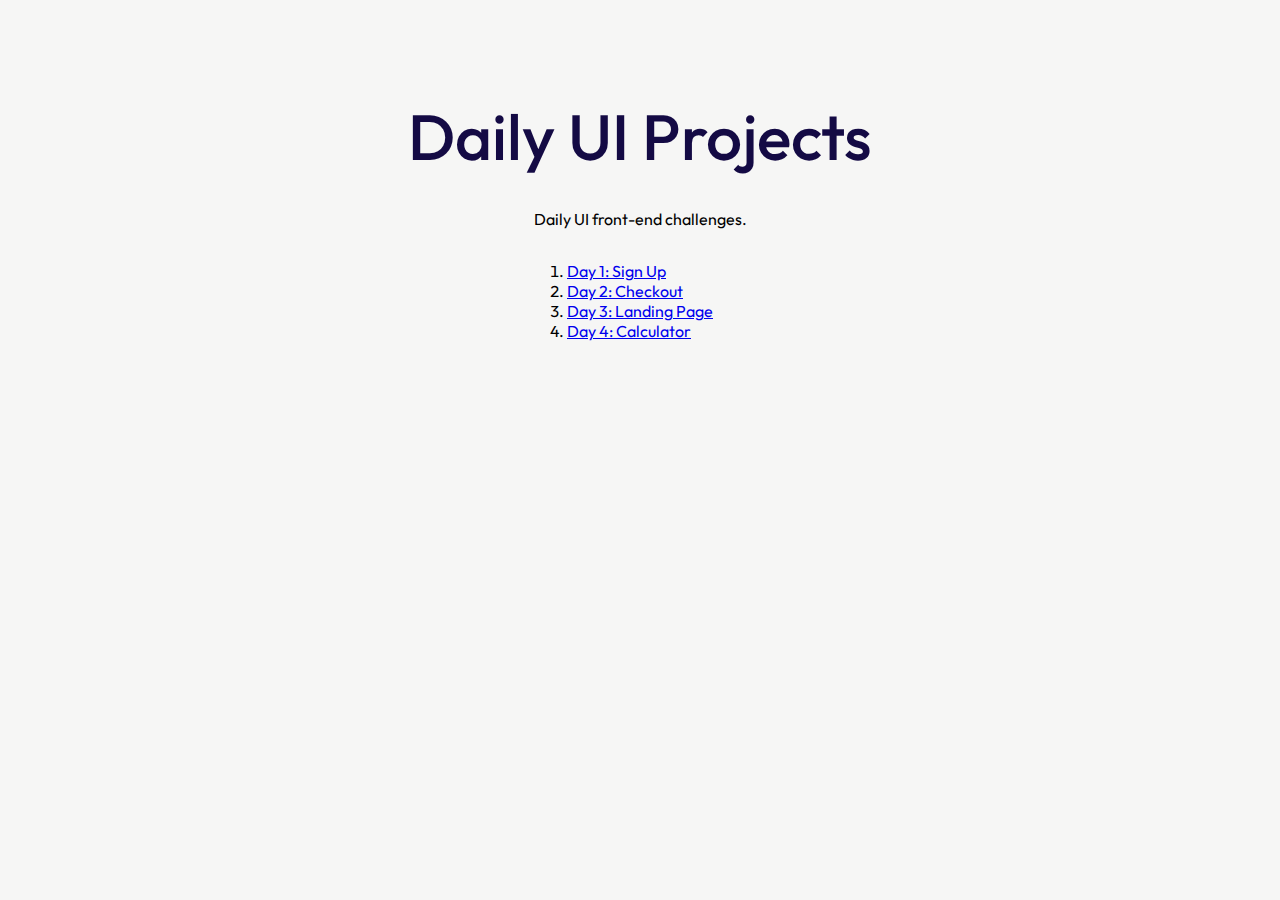
<file: index.html>
<!DOCTYPE html>
<html lang="en">
<head>
  <meta charset="UTF-8">
  <meta http-equiv="X-UA-Compatible" content="IE=edge">
  <meta name="viewport" content="width=device-width, initial-scale=1.0">
  <title>Daily UI</title>
  <link rel="stylesheet" href="css/main.css">
  <link rel="stylesheet" href="css/home.css">
  <link rel="preconnect" href="https://fonts.googleapis.com">
  <link rel="preconnect" href="https://fonts.gstatic.com" crossorigin>
  <link href="https://fonts.googleapis.com/css2?family=Outfit:wght@400;500;700&display=swap" rel="stylesheet">
</head>
<body>
  
  <h1>Daily UI Projects</h1>

  <p>Daily UI front-end challenges.</p>

  <ol>
    <li>
      <a class="" href="001-signup/">Day 1: Sign Up</a>
    </li>
    <li>
      <a class="" href="002-checkout/">Day 2: Checkout</a>
    </li>
    <li>
      <a class="" href="003-landingpage/">Day 3: Landing Page</a>
    </li>
    <li>
      <a class="" href="004-calculator/">Day 4: Calculator</a>
    </li>
  </ol>
  
</body>
</html>
</file>
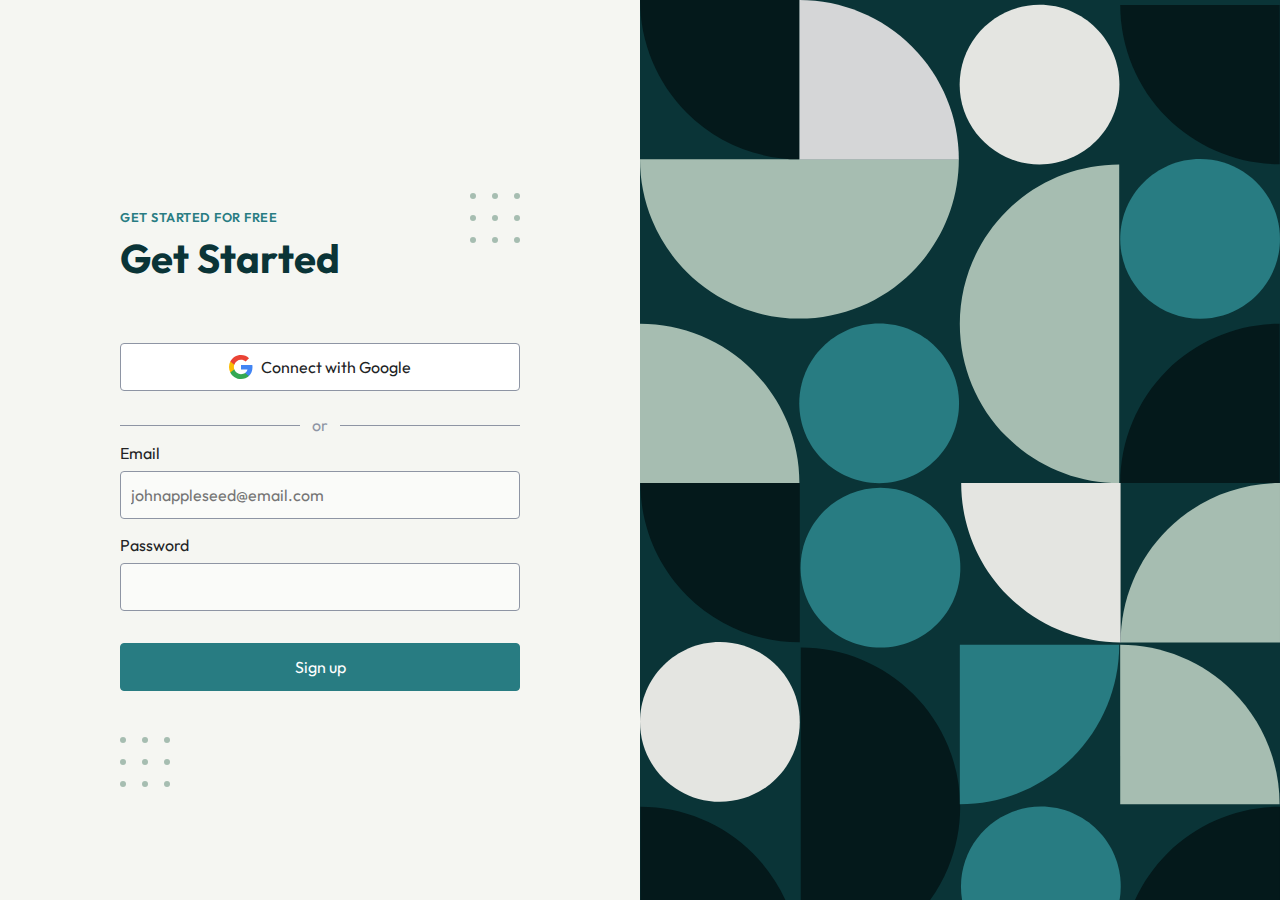
<file: 001-signup/index.html>
<!DOCTYPE html>
<html lang="en">
<head>
  <meta charset="UTF-8">
  <meta http-equiv="X-UA-Compatible" content="IE=edge">
  <meta name="viewport" content="width=device-width, initial-scale=1.0">
  <title>001: Sign Up</title>
  <link rel="stylesheet" href="../css/main.css">
  <link rel="stylesheet" href="signup.css">
  <link rel="preconnect" href="https://fonts.gstatic.com" crossorigin>
  <link href="https://fonts.googleapis.com/css2?family=Outfit:wght@400;500;700&display=swap" rel="stylesheet">
</head>
<body>
  <div class="split-container">

    <div class="main-section">
      <div class="container">
        <!-- <span class="logo">Logo</span> -->
        <div>
          <p class="subhead">Get started for free</p>
          <h1>Get Started</h1>
        </div>
        
        <img class="dots dots-1" src="img/dots.svg" alt="">
        
        <form class="sign-up-form" action="">
          <button class="connect-btn"><img alt="Google logo" src="img/Google.svg">Connect with Google</button>
          <span class="divider">or</span>
          <label for="email">Email</label>
          <input type="email" name="email" id="email" placeholder="johnappleseed@email.com">
          <label for="password">Password</label>
          <input type="password" name="password" id="password">
          <button class="main-btn" type="submit">Sign up</button>
        </form>
        
        <img class="dots dots-2" src="img/dots.svg" alt="">
      </div>
    </div>

    <div class="deco-section" aria-hidden="true">
    </div>

  </div>
</body>
</html>
</file>
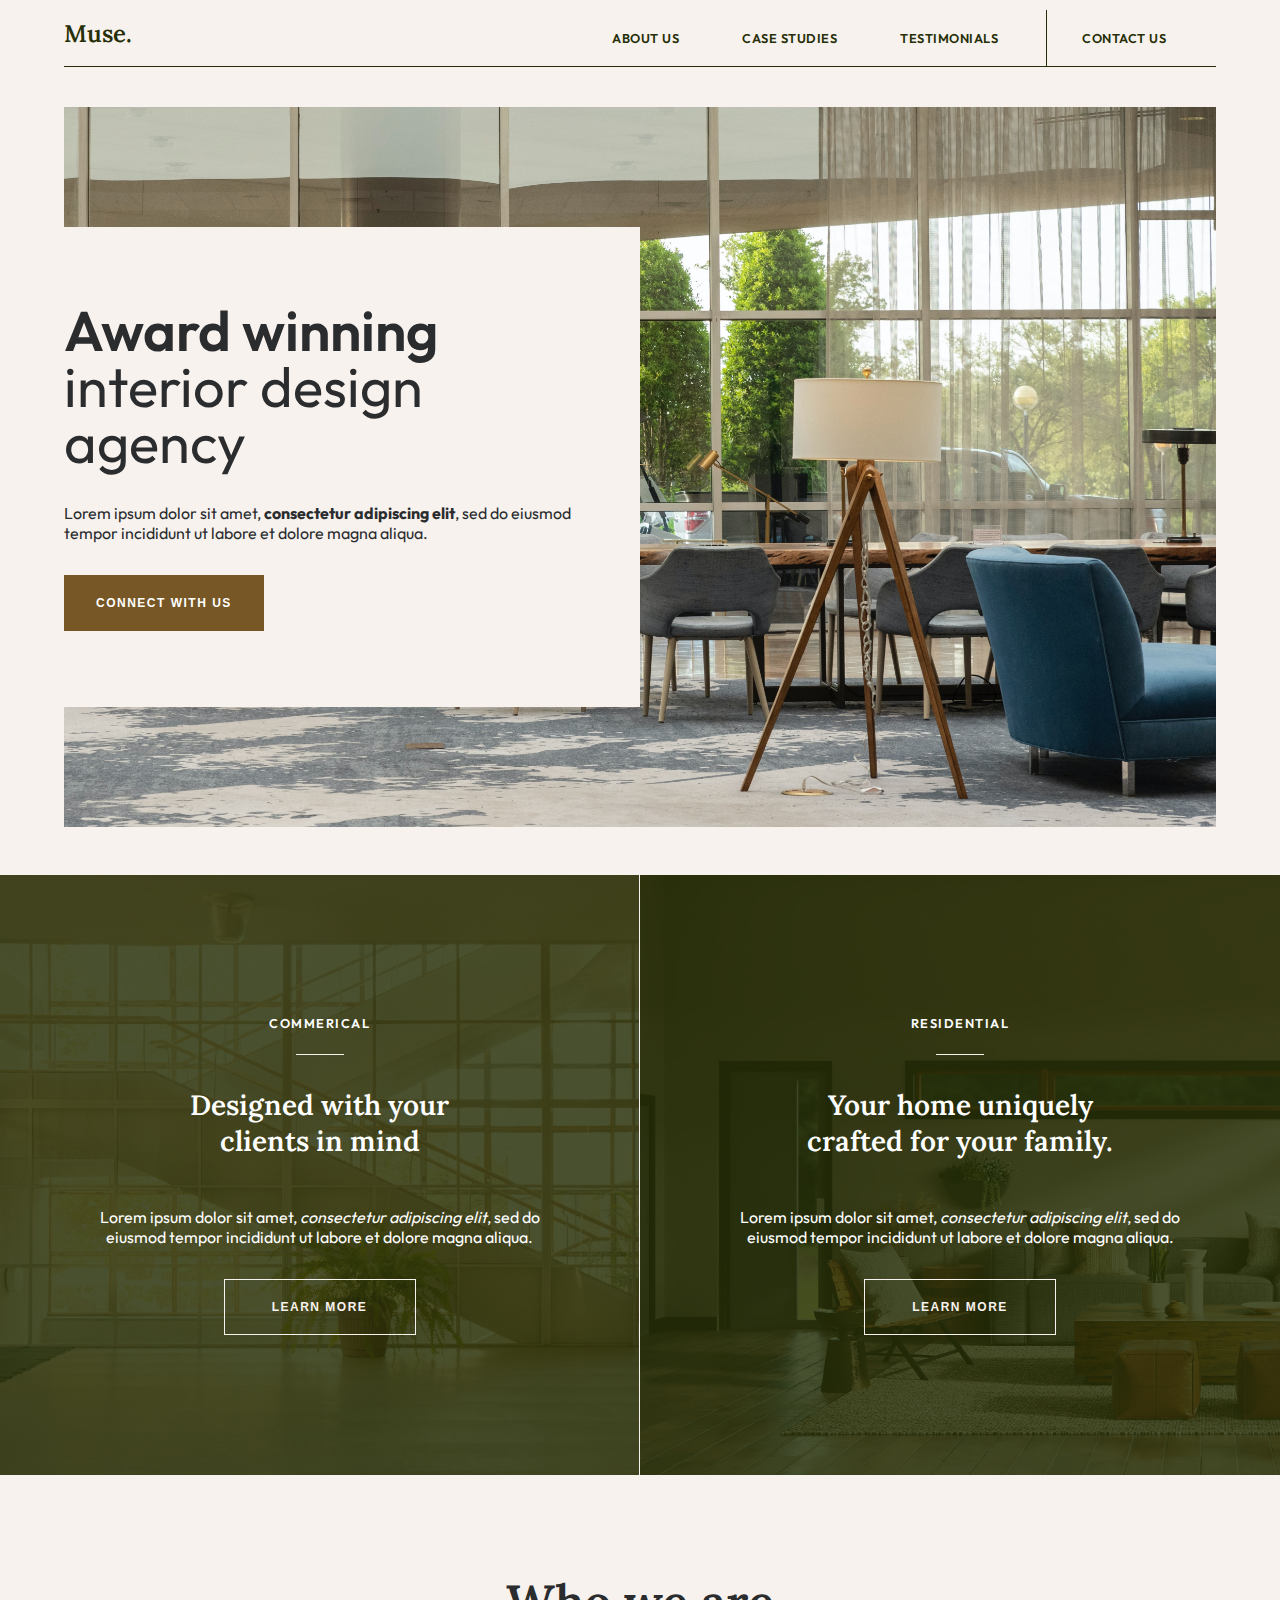
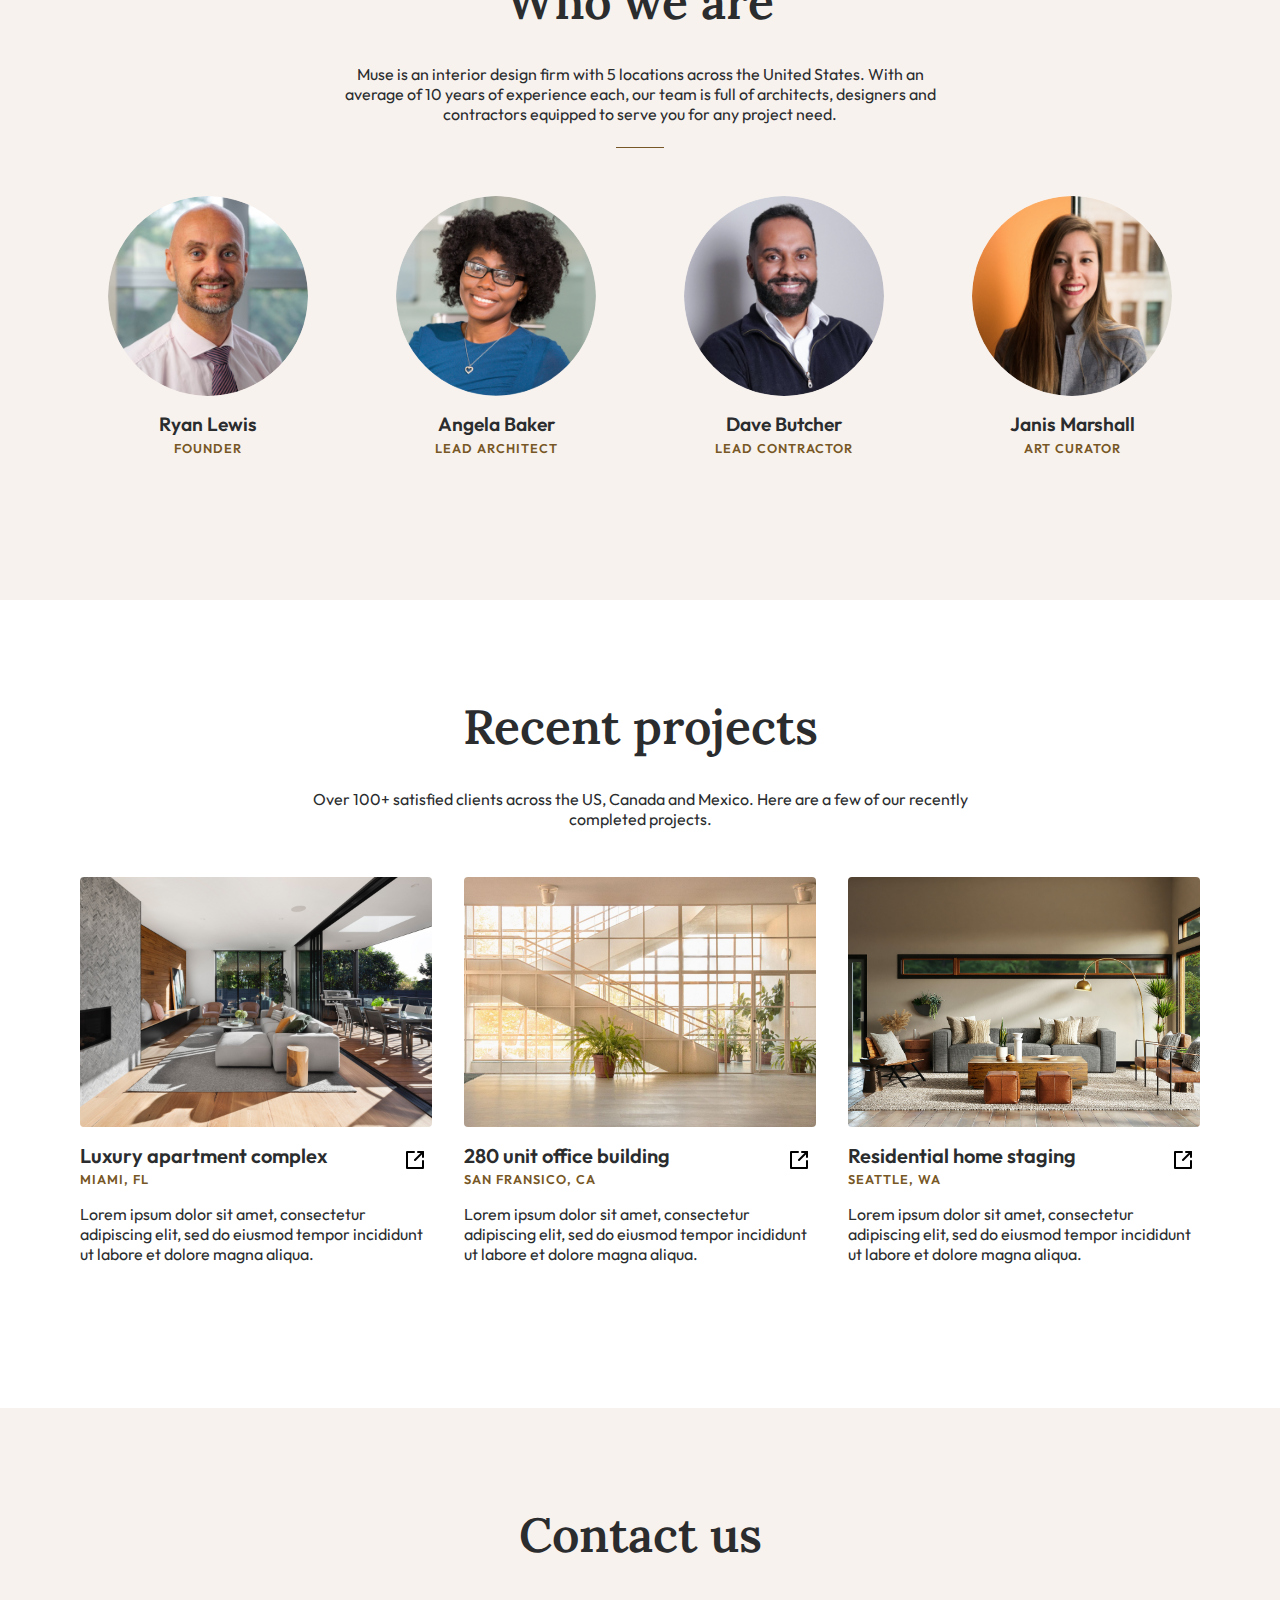
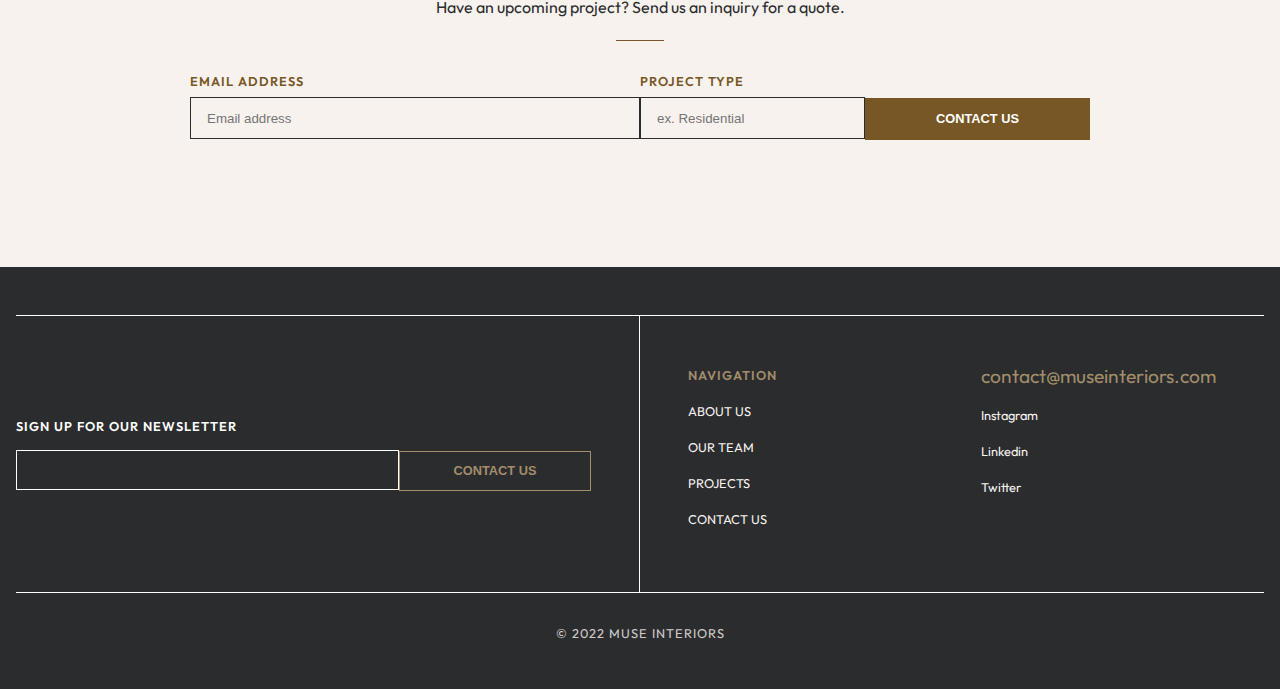
<file: 003-landingpage/index.html>
<!DOCTYPE html>
<html lang="en">
<head>
  <meta charset="UTF-8">
  <meta http-equiv="X-UA-Compatible" content="IE=edge">
  <meta name="viewport" content="width=device-width, initial-scale=1.0">
  <title>Muse Interiors</title>
  <link rel="stylesheet" href="landingpage.css">
  <link rel="preconnect" href="https://fonts.googleapis.com">
  <link rel="preconnect" href="https://fonts.gstatic.com" crossorigin>
  <link href="https://fonts.googleapis.com/css2?family=Lora:ital,wght@0,600;1,600&family=Outfit:wght@400;600&display=swap" rel="stylesheet">
</head>
<body>
  <div class="page-wrapper">
  <div class="container">
    <header class="main-header" id="mobile-nav" aria-label="Menu">
        <span><a href="#">Muse.</a></span>

        <label for="toggle-mobile-menu" aria-label="Menu">&#9776;</label>
        <input id="toggle-mobile-menu" type="checkbox" />
        
        <nav id="#main-menu">
          <ul>
            <li><a href="#">About Us</a></li>
            <li><a href="#">Case Studies</a></li>
            <li><a href="#">Testimonials</a></li>
            <li class="contact-nav"><a href="#">Contact Us</a></li>
          </ul>
        </nav>
      </header>
    </div>

    <section class="hero container">
      <div class="hero--content">
        <div class="hero--center">
          <h1>
            <span class="thin">Award winning</span><br>
            interior design agency
          </h1>
          <p>Lorem ipsum dolor sit amet, <strong>consectetur adipiscing elit</strong>, sed do eiusmod tempor incididunt ut labore et dolore magna aliqua.</p>
          <button class="main-btn">Connect with us</button>
        </div>
      </div>
    </section>

    <section class="dual-feature">
      <div class="dual-feature--one">
        <div>
          <span class="category">Commerical</span>
          <h2>Designed with your clients in mind</h2>
          <p>Lorem ipsum dolor sit amet, <em>consectetur adipiscing elit</em>, sed do eiusmod tempor incididunt ut labore et dolore magna aliqua.</p>
          <button class="secondary-btn">Learn more</button>
        </div>
      </div>
      <div class="dual-feature--two">
        <div>
          <span class="category">Residential</span>
          <h2>Your home uniquely crafted for your family.</h2>
          <p>Lorem ipsum dolor sit amet, <em>consectetur adipiscing elit</em>, sed do eiusmod tempor incididunt ut labore et dolore magna aliqua.</p>
          <button class="secondary-btn">Learn more</button>
        </div>
      </div>
    </section>

    <div class="team-feature">
        <h2>Who we are</h2>
        <p class="team-feature-desc">Muse is an interior design firm with 5 locations across the United States. With an average of 10 years of experience each, our team is full of architects, designers and contractors equipped to serve you for any project need.</p>
        <div class="team-grid">
          <div class="team-highlight">
            <img src="img/ryan.png" alt="">
            <span class="team-name">Ryan Lewis</span>
            <span class="small-header">Founder</span>
          </div>
          <div class="team-highlight">
            <img src="img/angela.png" alt="">
            <span class="team-name">Angela Baker</span>
            <span class="small-header">Lead architect</span>
          </div>
          <div class="team-highlight">
            <img src="img/dave.png" alt="">
            <span class="team-name">Dave Butcher</span>
            <span class="small-header">Lead contractor</span>
          </div>
          <div class="team-highlight">
            <img src="img/janis.png" alt="">
            <span class="team-name">Janis Marshall</span>
            <span class="small-header">Art curator</span>
        </div>
      </div>
    </div>

    <section class="recent-projects">
      <div class="projects-container container">
        <h2>Recent projects</h2>
        <p>
          Over 100+ satisfied clients across the US, Canada and Mexico. Here are a few of our recently completed projects.
        </p>

        <div class="recent-project-grid">

          <a href="#" class="recent-project-grid--project">
            <img src="img/r-architecture-rOk4VSMS3Ck-unsplash.jpeg" alt="">
            <div class="project-desc-grid">
              <div>
                <h3>Luxury apartment complex</h3>
                <span class="small-header">Miami, FL</span>
              </div>
              <svg id="Group_4" data-name="Group 4" xmlns="http://www.w3.org/2000/svg" xmlns:xlink="http://www.w3.org/1999/xlink" width="18" height="18" viewBox="0 0 18 18">
                <defs>
                  <clipPath id="clip-path">
                    <rect id="Rectangle_32" data-name="Rectangle 32" width="18" height="18" fill="none"/>
                  </clipPath>
                </defs>
                <g id="Group_3" data-name="Group 3" clip-path="url(#clip-path)">
                  <path id="Path_1" data-name="Path 1" d="M17,10v7H1V1H8" fill="none" stroke="#000" stroke-linecap="round" stroke-linejoin="round" stroke-width="2"/>
                  <line id="Line_10" data-name="Line 10" y1="8" x2="8" transform="translate(9 1)" fill="none" stroke="#000" stroke-linecap="round" stroke-linejoin="round" stroke-width="2"/>
                  <path id="Path_2" data-name="Path 2" d="M12,1h5V6" fill="none" stroke="#000" stroke-linecap="round" stroke-linejoin="round" stroke-width="2"/>
                </g>
              </svg>
            </div>
            <p>Lorem ipsum dolor sit amet, consectetur adipiscing elit, sed do eiusmod tempor incididunt ut labore et dolore magna aliqua.</p>
          </a>

          <a href="#" class="recent-project-grid--project">
            <img src="img/commercial.jpg" alt="">
            <div class="project-desc-grid">
              <div>
                <h3>280 unit office building</h3>
                <span class="small-header">San Fransico, CA</span>
              </div>
              <svg id="Group_4" data-name="Group 4" xmlns="http://www.w3.org/2000/svg" xmlns:xlink="http://www.w3.org/1999/xlink" width="18" height="18" viewBox="0 0 18 18">
                <defs>
                  <clipPath id="clip-path">
                    <rect id="Rectangle_32" data-name="Rectangle 32" width="18" height="18" fill="none"/>
                  </clipPath>
                </defs>
                <g id="Group_3" data-name="Group 3" clip-path="url(#clip-path)">
                  <path id="Path_1" data-name="Path 1" d="M17,10v7H1V1H8" fill="none" stroke="#000" stroke-linecap="round" stroke-linejoin="round" stroke-width="2"/>
                  <line id="Line_10" data-name="Line 10" y1="8" x2="8" transform="translate(9 1)" fill="none" stroke="#000" stroke-linecap="round" stroke-linejoin="round" stroke-width="2"/>
                  <path id="Path_2" data-name="Path 2" d="M12,1h5V6" fill="none" stroke="#000" stroke-linecap="round" stroke-linejoin="round" stroke-width="2"/>
                </g>
              </svg>
            </div>
            <p>Lorem ipsum dolor sit amet, consectetur adipiscing elit, sed do eiusmod tempor incididunt ut labore et dolore magna aliqua.</p>
          </a>

          <a href="#" class="recent-project-grid--project">
            <img src="img/spacejoy-9M66C_w_ToM-unsplash.jpeg" alt="">
            <div class="project-desc-grid">
              <div>
                <h3>Residential home staging</h3>
                <span class="small-header">Seattle, WA</span>
              </div>
              <svg id="Group_4" data-name="Group 4" xmlns="http://www.w3.org/2000/svg" xmlns:xlink="http://www.w3.org/1999/xlink" width="18" height="18" viewBox="0 0 18 18">
                <defs>
                  <clipPath id="clip-path">
                    <rect id="Rectangle_32" data-name="Rectangle 32" width="18" height="18" fill="none"/>
                  </clipPath>
                </defs>
                <g id="Group_3" data-name="Group 3" clip-path="url(#clip-path)">
                  <path id="Path_1" data-name="Path 1" d="M17,10v7H1V1H8" fill="none" stroke="#000" stroke-linecap="round" stroke-linejoin="round" stroke-width="2"/>
                  <line id="Line_10" data-name="Line 10" y1="8" x2="8" transform="translate(9 1)" fill="none" stroke="#000" stroke-linecap="round" stroke-linejoin="round" stroke-width="2"/>
                  <path id="Path_2" data-name="Path 2" d="M12,1h5V6" fill="none" stroke="#000" stroke-linecap="round" stroke-linejoin="round" stroke-width="2"/>
                </g>
              </svg>
            </div>
            <p>Lorem ipsum dolor sit amet, consectetur adipiscing elit, sed do eiusmod tempor incididunt ut labore et dolore magna aliqua.</p>
          </a>
        </div>
      </div>
    </section>

    <section class="contact">
      <div class="container">
        <h2>Contact us</h2>

        <p>Have an upcoming project? Send us an inquiry for a quote.</p>
        <form class="contactform-main" action="submit">
          <div>
            <label for="email" class="small-header">Email address</label>
            <input class="contactform-input" type="email" name="email" id="email" placeholder="Email address">
          </div>
          <div>
            <label for="project-type" class="small-header">Project type</label>
            <input class="contactform-input" type="text" name="project-type" id="project-type" placeholder="ex. Residential">
          </div>

          <button type="submit" class="contact-main-btn">Contact us</button>

        </form>
      </div>
    </div>
  </section>

  <footer class="site-footer">
    <div class="footer-container">


      <!-- form -->
      <div class="footer-form-container">
        <form class="footer-form" action="submit">
          <div>
            <label class="small-header--white" for="footer-email">Sign Up for Our Newsletter</label>
            <input type="email" name="email" id="footer-email">
          </div>

          <button type="submit" class="footer-btn">Contact us</button>
        </form>
      </div>


      <!-- links -->
      <div class="footer-links">
        <div>
          <span class="small-header">Navigation</span>
          <ul class="footer-links--nav">
            <li><a href="#">About Us</a></li>
            <li><a href="#">Our Team</a></li>
            <li><a href="#">Projects</a></li>
            <li><a href="#">Contact Us</a></li>
          </ul>
        </div>
        <div>
          <a class="email-link" href="mailto:contact@museinteriors.com">contact@museinteriors.com</a>
          <ul>
            <li><a href="#">Instagram</a></li>
            <li><a href="#">Linkedin</a></li>
            <li><a href="#">Twitter</a></li>
          </ul>
        </div>
      </div>
    </div>
    <span class="disclosure">© 2022 Muse Interiors</span>
  </footer>
</body>
</html>
</file>
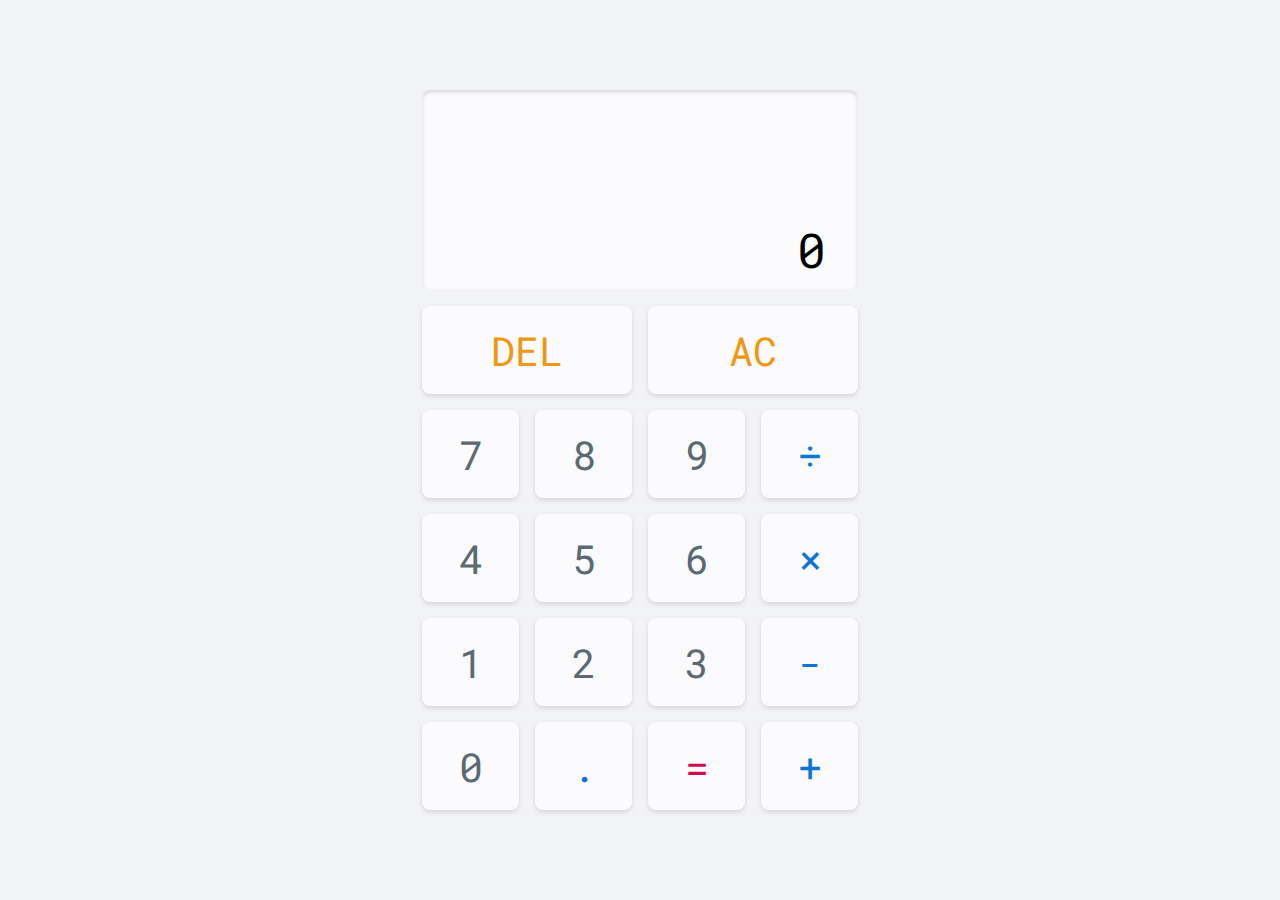
<file: 004-calculator/index.html>
<!DOCTYPE html>

<html>
  <head>
    <meta charset="utf-8" lang="en">
    <meta name="viewport" content="width=device-width, initial-scale=1">
    <meta http-equiv="X-UA-Compatible" content="ie-edge">
    <link rel="stylesheet" href="../css/main.css">
    <link rel="stylesheet" href="styles.css">
    <title>004: Calculator</title>
    <script src="script.js" defer></script>
    <link rel="preconnect" href="https://fonts.googleapis.com">
<link rel="preconnect" href="https://fonts.gstatic.com" crossorigin>
<link href="https://fonts.googleapis.com/css2?family=Roboto+Mono:wght@700&display=swap" rel="stylesheet">
  </head>


  <body>
  
    <main class="container">

      <div class="calculator-grid">
        <div class="output">
          <span class="previous" data-previous>
            
          </span>
          <span class="current" data-current>
            0
          </span>
        </div>

        <button class="span-two orange" data-delete>DEL</button>
        <button class="span-two orange" data-clear>AC</button>
        <button data-input>7</button>
        <button data-input>8</button>
        <button data-input>9</button>
        <button class="blue" data-operation>÷</button>
        <button data-input>4</button>
        <button data-input>5</button>
        <button data-input>6</button>
        <button class="blue" data-operation>×</button>
        <button data-input>1</button>
        <button data-input>2</button>
        <button data-input>3</button>
        <button class="blue" data-operation>-</button>
        <button data-input>0</button>
        <button class="blue" data-input>.</button>
        <button class="red" data-equals>=</button>
        <button class="blue" data-operation>+</button>
      </div>

    </main>

  </body>

</html>
</file>
<file: css/home.css>
body {
  background-color: #F6F6F5;
  font-family: 'Outfit', sans-serif;
  display: flex;
  flex-direction: column;
  justify-content: center;
  align-items: center;
}


h1  {
  margin: 6rem auto 2rem;
  font-size: 4rem;
  font-weight: 500;
  color: #140A44;
}

p {
  margin-bottom: 2rem;
}


.link {
  position: fixed;
  padding: .5rem 2rem;
  bottom: 2rem;
  text-decoration: none;
  background-color: #140A44;
  color: #FFFFFF;
  text-transform: uppercase;
  letter-spacing: .5px;
  border-radius: 50px;
}
</file>
<file: 001-signup/signup.css>
:root {
  --dark-green: #0A3437;
  --dark-green-transparent: #0a343735;
  --lt-green: #287C82;
  --bg-lt-green: #F5F6F2;
  --lt-grey: #8E95A4;
  --white: #ffffff;
  --black: #222325;
  
}

body {
  font-family: 'Outfit', sans-serif;
  font-size: 16px;
  color: var(--black);
}

.split-container {
  height: 100vh;
  width: 100vw;
  display: grid;
  grid-template-columns: 1fr 1fr;
}

.main-section {
  background-color: var(--bg-lt-green);
  display: flex;
  flex-direction: column;
  justify-content: center;
  align-items: center;
}

.container {
  position: relative;
  width: clamp(2rem, 80%, 400px);
}

.deco-section {
  background: url(img/shapes.svg), var(--dark-green);
  background-repeat: no-repeat;
  background-position: top center;
  background-size: cover;
  display: flex;
  justify-content: center;
  align-items: center;
  
}


.logo {
  color: var(--dark-green);
  font-weight: 600;
  text-transform: uppercase;
  letter-spacing: 1.5px;
}

.subhead {
  color: var(--lt-green);
  text-transform: uppercase;
  font-size: .8rem;
  font-weight: 600;
  letter-spacing: .5px;
  margin: 1rem auto .5rem;
}

h1 {
  color: var(--dark-green);
  font-size: 2.5rem;
  margin-bottom: 3.75rem;
}

.divider {
  display: block;
  text-align: center;
  color: var(--lt-grey);
  position: relative;
  background-color: var(--bg-lt-green);
  padding-block: .5rem;
}

.divider::before, .divider::after {
  content: "";
  position: absolute;
  width: 45%;
  height: 1px;
  top: 50%;
  background-color: var(--lt-grey);
}

.divider::before {
  left: 0;
}

.divider::after {
  right: 0;
}

.connect-btn, .main-btn {
  width: 100%;
  height: 3rem;
  display: flex;
  justify-content: center;
  align-items: center;
  padding-inline: 2rem;
  margin: 1rem auto;
  border-radius: .25rem;
  transition: 150ms ease-in-out;
}

.connect-btn:hover, .main-btn:hover {
  cursor: pointer;
  transition: 300ms cubic-bezier(0.25, 0.46, 0.45, 0.94);
}
.connect-btn:focus, .main-btn:focus {
  outline: 1px solid var(--dark-green); 
}

.connect-btn {
  background-color: var(--white);
  border: 1px solid var(--lt-grey);
  color: var(--black);
}

.connect-btn img {
  padding-right: .5rem; 
}

.connect-btn:hover, .sign-up-form > input:focus {
  background-color: var(--white);
  border: 1px solid var(--dark-green);
  box-shadow: 2px 2px 6px var(--dark-green-transparent);
}

.sign-up-form > input {
  height: 3rem;
  border: 1px solid var(--lt-grey);
  width: 100%;
  margin: .5rem auto 1rem;
  border-radius: 4px;
  padding-inline: 10px;
  background: rgba(255,255,255,.5);
  transition: 200ms ease-in-out;
}

.sign-up-form > input:hover {
  background: rgba(255,255,255,1);
  border: 1px solid var(--dark-green);
}

.sign-up-form > input:focus {
  background: rgba(255,255,255,1);
  outline: var(--dark-green);

}


.main-btn {
  background-color: var(--lt-green);
  border: 1px solid var(--lt-green);
  color: var(--white);
}

.main-btn:hover {
  background-color: var(--dark-green);
  border: 1px solid var(--dark-green);
  color: var(--white);
}


.dots {
  position: absolute;
  /* z-index: -1; */
}

.dots-1 {
  top: 0;
  right: 0;
}

.dots-2 {
  bottom: -5rem;
  left: 0;
}

@media (max-width: 1000px) {

  h1 {
    font-size: 2rem;
  }

  .split-container {
    display: block;
    position: relative;
    

  }

  .deco-section {
    position: absolute;
    background-position: center center;
    top: 0;
    height: 100vh;
    width: 100vw;
    z-index: -1;
  }

  .main-section {
    min-height: 100%;
    background-color: #F5F6F2;
  }

  /* .main-section {
    position: relative;
    border-radius: 25px 25px 0 0;
    top: 10%;
    min-height: 90%;
  }

  .dots-2 {
    display: none;
  } */

  h1 {
  color: var(--dark-green);
  font-size: 2.5rem;
  margin-bottom: 3.75rem;
}
}
</file>
<file: 003-landingpage/landingpage.css>
/* 
COLORS:
black: #141204
dark green: #262F07
brown: #775725
light brown: #A38D6B
off-white: #FFFCFA
*/

:root {
  --primary-green: #262F07;
  --primary-green-transparent: #262f07d5;
  --primary-brown: #775725;
  --primary-light-brown: #A38D6B;
  --off-white: #f8f2ee;
  --off-white-transparent: #fffcfac3;
  --primary-text: #2A2C2E;

}

* {
  box-sizing: border-box;
  padding: 0;
  margin: 0;
  -webkit-font-smoothing: antialiased;
  -moz-osx-font-smoothing: grayscale;
}

body {
  background-color: var(--off-white);
  font-family: 'Outfit', sans-serif;
  color: var(--primary-text);
}

.container {
  margin-inline: 1.5rem;
}

.page-wrapper {
  max-width: 1660px;
  width: 100%;
  margin: auto;
}

h1 {
  font-weight: 400;
  font-size: clamp(2.5rem, 7vw, 3.5rem);
  line-height: 1;
}

h2 {
  font-weight: 600;
  font-size: 3rem;
  font-family: 'Lora', serif;
  /* max-width: 20rem; */
  margin-inline: auto;
  margin-bottom: 2rem;
}

h3 {
  font-size: 1.25rem;
  font-weight: 600;
}

p {
  max-width: 660px;
  margin-inline: auto;

}


.main-btn {
  border: none;
  min-height: 3.5rem;
  padding: 1rem 2rem;
  cursor: pointer;
  background-color: var(--primary-brown);
  color: #fff;
  font-weight: 600;
  text-transform: uppercase;
  letter-spacing: 1.5px;
  font-size: 12px;
}

.main-btn:hover {
  background-color: var(--primary-light-brown);
}

.secondary-btn {
  border: 1px solid var(--off-white);
  min-height: 3.5rem;
  padding: 1rem 2rem;
  width: 12rem;
  margin-inline: auto;
  cursor: pointer;
  background-color: transparent;
  color: var(--off-white);
  font-weight: 600;
  text-transform: uppercase;
  letter-spacing: 1.5px;
  font-size: 12px;
}

.secondary-btn:hover {
  background-color: var(--off-white);
  color: var(--primary-green);
}


.small-header {
  font-size: .8rem;
  text-transform: uppercase;
  font-weight: 600;
  color: var(--primary-brown);
  letter-spacing: 1px;
}

.small-header--white {
  font-size: .8rem;
  text-transform: uppercase;
  font-weight: 600;
  color: #fff;
  letter-spacing: 1px;
}

/* HEADER STYLES */

.main-header {
  position: relative;
  border-bottom: 1px solid #262F07;
  display: flex;
  justify-content: space-between;
  align-content: center;
}

.main-header span {
  font-family: 'Lora', sans-serif;
  font-weight: 600;
  font-size: 1.5em;
  margin: auto 0;
}

.main-header a {
  text-decoration: none;
  color: var(--primary-green);
}

.main-header ul {
  height: 100%;
}

.main-header ul li {
  margin: 10px 15px 0 15px;
  padding: 20px 5px;
  font-weight: 600;
  font-size: .8em;
  text-transform: uppercase;
  letter-spacing: .5px;
  display: inline-block;
}

.main-header ul li:last-of-type {
  border-left: 1px solid var(--primary-green);
  padding: 20px 25px;
}

.main-header ul li a {
  padding: 5px 10px;
}

.main-header ul li a:hover {
  color: var(--primary-brown);

}

.main-header nav {
  display: inline-block;
}




/* HERO STYLES */

.hero {
  margin-top: 2.5rem;
  min-height: 80vh;
  background-image: url(img/header-image.jpeg);
  background-size: cover;
  background-position: center;
  display: flex;
  align-items: center;
  justify-content: center;
}

.hero--content {
  height: 30rem;
  background-color: var(--off-white-transparent);
  backdrop-filter: blur(5px);
  display: flex;
  align-items: center;
}

.hero--center {
  text-align: center;
  padding-inline: 1rem;
  max-width: 800px;
  margin: auto;
}

.hero--center  * {
  margin-bottom: 2rem;
}

.hero--center  *:last-child {
  margin-bottom: 0;
}

.thin {
  font-weight: 600;
}

.hero--content p {
  max-width: 600px;
}


.dual-feature {
  margin-top: 3rem;
  background-color: var(--primary-green);
  width: 100%;
  display: grid;
  grid-template-columns: 1fr;
}

.dual-feature h2 {
  font-size: 1.75rem;
  max-width: 20rem;
}

.dual-feature p {
  max-width: 30rem;
  margin: 1rem auto 2rem;
}

.dual-feature--one {
  background: url(img/commercial.jpg);
  background-size: cover;
  border-bottom: 1px solid var(--off-white);
}

.dual-feature--one div, .dual-feature--two div {
    background-color: var(--primary-green-transparent);
    width: 100%;
    /* height: 100%; */
    height: 600px;
    text-align: center;
    display: flex;
    flex-direction: column;
    justify-content: center;
    padding: 3rem;
    color: #fff;
}

.dual-feature--two {
  background: url(img/spacejoy-9M66C_w_ToM-unsplash.jpeg);
  background-size: cover;
}

.category {
  display: relative;
  position : relative;
  text-transform: uppercase;
  font-size: .8rem;
  font-weight: 600;
  padding-bottom: 1.5rem;
  margin-bottom: 2rem;
  letter-spacing: 1.5px;
}

.category::after {
  content: '';
  position: absolute;
  background-color: var(--off-white);
  height: 1.5px;
  width: 3rem;
  margin: auto;
  bottom: 0;
  left: 50%;
  margin-left: -1.5rem;
}

.team-feature {
  padding-block: 6rem;
  display: block;
  text-align: center;
}

.team-feature > * {
  margin-bottom: 2rem;
}

.team-feature p {
  position: relative;
  max-width: 660px;
  margin-inline: auto;
  padding-bottom: 1.5rem;
  padding-inline: 1.5rem;

}

.team-feature p::after {
  content: '';
  position: absolute;
  background-color: var(--primary-brown);
  height: 1.5px;
  width: 3rem;
  margin: auto;
  bottom: 0;
  left: 50%;
  margin-left: -1.5rem;
}

.team-grid {
  width: clamp(250px, 90%, 1440px);
  margin-inline: auto;
  display: grid;
  grid-template-columns: 1fr;

}

.team-highlight {
  display: flex;
  flex-direction: column;
  justify-content: center;
  align-items: center;
  padding: 1rem;
}

.team-highlight img {
  height: 200px;
  border-radius: 100px;
}

.team-name {
  margin: 1rem auto .25rem;
  font-size: 1.2rem;
  font-weight: 600;
}

.recent-projects {
  padding-block: 6rem;
  background-color: #fff;

}

.projects-container {
  text-align: center;
  background-color: #fff;
}

.recent-project-grid {
  display: grid;
  grid-template-columns: 1fr;
  align-items: center;
  justify-items: center;
}

.recent-project-grid--project {
  border-radius: 4px;
  text-decoration: none;
  color: var(--primary-text);
  cursor: pointer;
  padding: 1rem;
  display: flex;
  flex-direction: column;
  text-align: left;
  max-width: 600px;
  margin-block: 2rem;
}

.recent-project-grid--project:hover {
  transition: 300ms ease-in-out;
  box-shadow: 2px 4px 20px rgba(0,0,0,0.2);
}

.project-desc-grid {
  margin-block: 1rem;
  display: flex;
  justify-content: space-between;
}

.project-desc-grid svg {
  margin: .5rem;
}


.recent-project-grid--project img {
  height: 300px;
  width: 100%;
  border-radius: 4px;
  object-fit: cover;
}


.contact {
  padding-block: 6rem;
  text-align: center;
}

.contact p {
  position: relative;
  max-width: 660px;
  margin-bottom: 2rem;
  margin-inline: auto;
  padding-bottom: 1.5rem;
  padding-inline: 1.5rem;
}

.contact p::after {
  content: '';
  position: absolute;
  background-color: var(--primary-brown);
  height: 1.5px;
  width: 3rem;
  margin: auto;
  bottom: 0;
  left: 50%;
  margin-left: -1.5rem;
}


.contactform-main {
  position: relative;
  max-width: 900px;
  margin-inline: auto;
  display: grid;
  grid-template-columns: 1fr;
}

.contactform-main label {
  margin-bottom: .5rem;
}

.contactform-main > div {
  display: flex;
  flex-direction: column;
  text-align: left;
  width: 100%;
}

.contactform-input {
  box-sizing: content-box;
  background-color: transparent;
  color: var(--primary-text);
  border: 1px solid var(--primary-text);
  height: 2.5rem;
  padding-inline: 1rem;
  margin-bottom: 2rem;
  border-radius: 4px;
}

.contactform-input:focus {
  background-color: var(--off-white-transparent);
  outline: none;
}

.contact-main-btn {
  box-sizing: content-box;
  background-color: var(--primary-brown);
  text-transform: uppercase;
  font-size: .8rem;
  font-weight: 600;
  color: #fff;
  border: 1px solid var(--primary-brown);
  position: relative;
  bottom: -24.5px;
  margin-bottom: auto;
  min-width: 10rem;
  height: 2.5rem;
  border-radius: 4px;
}

/* FOOTER */

.site-footer {
  background-color: var(--primary-text);
  color: var(--off-white);
  padding: 3rem 1rem;
}


footer .small-header {
  color: var(--primary-light-brown);
}

.footer-container {
  text-align: center;
  max-width: 1440px;
  margin: auto;
  border-top: 1px solid #fff;
  display: grid;
  grid-template-columns: 1fr;
}

.footer-form-container {
  width: 100%; 
  text-align: center;
  display: flex;
  align-items: center;
}

.footer-form {
  width: 100%;
  display: grid;
  grid-template-columns: 1fr;
  align-items: center;
  margin: auto;
  padding: 3rem 1rem 2rem;
}

.footer-form > div {
  display: flex;
  flex-direction: column;
  text-align: left;
}

.footer-form label {
  margin-bottom: 1rem;
}

.footer-form input {
  height: 2.5rem;
  background-color: transparent;
  border: 1px solid #fff;
}

.footer-btn {
  background-color: var(--primary-light-brown);
  text-transform: uppercase;
  font-size: .8rem;
  font-weight: 600;
  height: 2.5rem;
  min-width: 12rem;
  color: #fff;
  border: 1px solid var(--primary-light-brown);
  margin-bottom: auto;
}

.footer-btn:hover {
  background-color: var(--primary-light-brown);
  color: #fff;
  transition: 100ms ease-in;
}


.disclosure {
  text-transform: uppercase;
  font-size: .8rem;
  letter-spacing: 1px;
  display: block;
  width: 400px;
  margin: 2rem auto 0;
  text-align: center;
  opacity: 0.8;
}


.footer-links {
  text-align: left;
  padding: 3rem 1rem;
  display: flex;
  justify-content: space-between;
}

.footer-links li {
  list-style: none;
  margin-block: 1rem;
}

.footer-links li a {
  text-decoration: none;
  list-style: none;
  color: var(--off-white);
  cursor: pointer;
  font-size: .8rem;
}

.footer-links--nav {
  text-transform: uppercase;
}

.email-link {
  font-weight: 400;
  text-decoration: none;
  font-size: 1.2rem;
  color: var(--primary-light-brown);
}

.email-link:hover {
  color: #fff;
}

.footer-links li a:hover {
  color: var(--primary-light-brown);
}


/* FOOTER END */


/* 

    MEDIA QUERIES

*/



/** MENU TOGGLE **/


#mobile-nav > label, #mobile-nav > input {
  display: none;
}

@media (max-width: 768px) {

  #mobile-nav {
      display: block;
      height: 4.5rem;
      z-index: 200;
  }
     

  .main-header span {
    display: inline-block;
    margin-top: 1rem;
    margin-left: 1rem;
  }


  .main-header nav {
      display: none;
      z-index: 2;
  }

  .main-header ul li:last-of-type {
    border: none;
  }
     
  
  #mobile-nav > label {
      display: inline-block;
      font-size: 36px;
      color: var(--primary-brown);
      position: absolute;
      right: 1rem;
      top: .5rem;
      width: 2rem;
      padding: 0;
      cursor: pointer;
      -webkit-touch-callout: none;
      -webkit-user-select: none;
      -khtml-user-select: none;
      -moz-user-select: none;
      -ms-user-select: none;
      user-select: none;
    }
  
  .main-header input:checked + nav {
      display: inline-block;
      position: absolute;
      left:0;
      right: 0;
      top: 5rem;
      clear: both;
      width: 100%;
      padding: 50px;
      text-align: center;
      background-color: var(--off-white);
      height: 500px;
    }

  .main-header input:not(:checked) + nav {
    display: none;
  }


  #mobile-nav {
    z-index: 2;
  }

  #mobile-nav ul li {
      color: var(--primary-green);
      display: block;
      padding: 12px 10px;
      text-align: center;
    }

    #mobile-nav ul li:hover {
      background: rgba(82, 110, 151, 0.548);
    }
}


@media (min-width: 768px) {

  .dual-feature--one {
    border-bottom: none;
    border-right: 1px solid var(--off-white);
  }

  .container {
    margin-inline: 2rem;
  }

  .hero {
    min-height: 80vh;
    align-items: center;
    justify-content: center;
  }

  .dual-feature {
    grid-template-columns: 1fr 1fr;
  }

  .team-feature p {
    padding-inline: 2rem;
  }

  .team-grid {
    grid-template-columns: repeat(2, 1fr);
  }

  .recent-project-grid {
    display: grid;
    grid-template-columns: repeat(2, 1fr);
  }

  .contactform-main {
    position: relative;
    max-width: 900px;
    margin-inline: auto;
    display: grid;
    grid-template-columns: 2fr 1fr 1fr;
  }

  .contactform-input {
    border-radius: 0;
  }

  .contact-main-btn {
    border-radius: 0;
  }

  .footer-links {
    justify-content: space-around;
  }

  .footer-form {
    grid-template-columns: 2fr 1fr;
    margin-left: 0;
  }

  .footer-btn {
    background-color: transparent;
    text-transform: uppercase;
    font-size: .8rem;
    font-weight: 600;
    height: 2.5rem;
    min-width: 12rem;
    color: var(--primary-light-brown);
    border: 1px solid var(--primary-light-brown);
    position: relative;
    bottom: -32.5px;
    margin-bottom: auto;
  }
}


@media (min-width: 1024px) {

  .container {
    margin-inline: 4rem;
  }

  .hero {
    justify-content: left;
  }

  .hero--content {
    background-color: var(--off-white);
    backdrop-filter: none;
    width: 50%;
    display: flex;
    text-align: left;
    align-items: center;
  }

  .hero--center {
    padding: 0 3rem 0 0;
    text-align: left;
  }  

  .team-grid {
    grid-template-columns: repeat(4, 1fr);
  }

  .recent-project-grid {
    display: grid;
    grid-template-columns: repeat(3, 1fr);
  }

  .recent-project-grid--project img {
    height: 250px;
  }

  .footer-container {
    text-align: center;
    max-width: 1440px;
    margin: auto;
    border-bottom: 1px solid #fff;
    display: grid;
    grid-template-columns: 1fr 1fr;
  }

  .footer-form {
    padding: 0 3rem 0 0;
  }

  .footer-form-container {
    border-right: 1px solid #fff;
  }

  .footer-links {
    padding-inline: 3rem;
    justify-content: space-between;
  }
}
</file>
<file: 004-calculator/styles.css>
body {
  background-color: #F2F3F7;
  font-family: 'Roboto Mono', monospace;
}


main {
  height: 100vh;
  width: 100vw;
  display: grid;
  place-content: center;
}

.calculator-grid {
  width: 500px;
  padding-inline: 2rem;
  height: 80vh;
  margin: auto;
  display: grid;
  grid-template-columns: repeat(4, 1fr);
  grid-template-rows: repeat(6, 1fr);
  gap: 1rem;
  font-size: 2.5rem;
}

.blue {
  color: #0F75D3;
}

.orange {
  color: #F0960F;
}
.red {
  color: #D30B53;
}

.output {
  width: 100%;
  height: 200px;
  grid-column-start: span 4;
  display: flex;
  justify-content: end;
  flex-direction: column;
  padding: 2rem;
  text-align: right;
  box-shadow: inset 0 2px 4px #d5d2de;
  word-wrap: break-word;
  word-break: break-all;
  overflow: hidden;
}

.previous {
  color: #5A6972;
  font-size: 1rem;
  /* height: 2rem; */
}

.current {
  color: #000;
  font-size: 3rem;
  height: 2.5rem
}


.span-two {
  grid-column-start: span 2;
}

.output, button {
  background-color: #FBFBFD;
  border: none;
  border-radius: 8px;

}

button {
  box-shadow: 0 2px 4px #d5d2de;
  cursor: pointer;
  color: #5A6972;
}

button:hover {
  transition: 200ms ease;
  box-shadow: 0 2px 15px #d5d2de;
  color: #000000;
}
</file>
<file: css/main.css>
/* RESET */
*,
*::before,
*::after {
  box-sizing: border-box;
  margin: 0;
  padding: 0;
}

ul[role='list'],
ol[role='list'] {
  list-style: none;
}

html:focus-within {
  scroll-behavior: smooth;
}

input,
button,
textarea,
select {
  font: inherit;
}

/* Remove all animations, transitions and smooth scroll for people that prefer not to see them */
@media (prefers-reduced-motion: reduce) {
  html:focus-within {
   scroll-behavior: auto;
  }
  
  *,
  *::before,
  *::after {
    animation-duration: 0.01ms !important;
    animation-iteration-count: 1 !important;
    transition-duration: 0.01ms !important;
    scroll-behavior: auto !important;
  }
}
</file>
